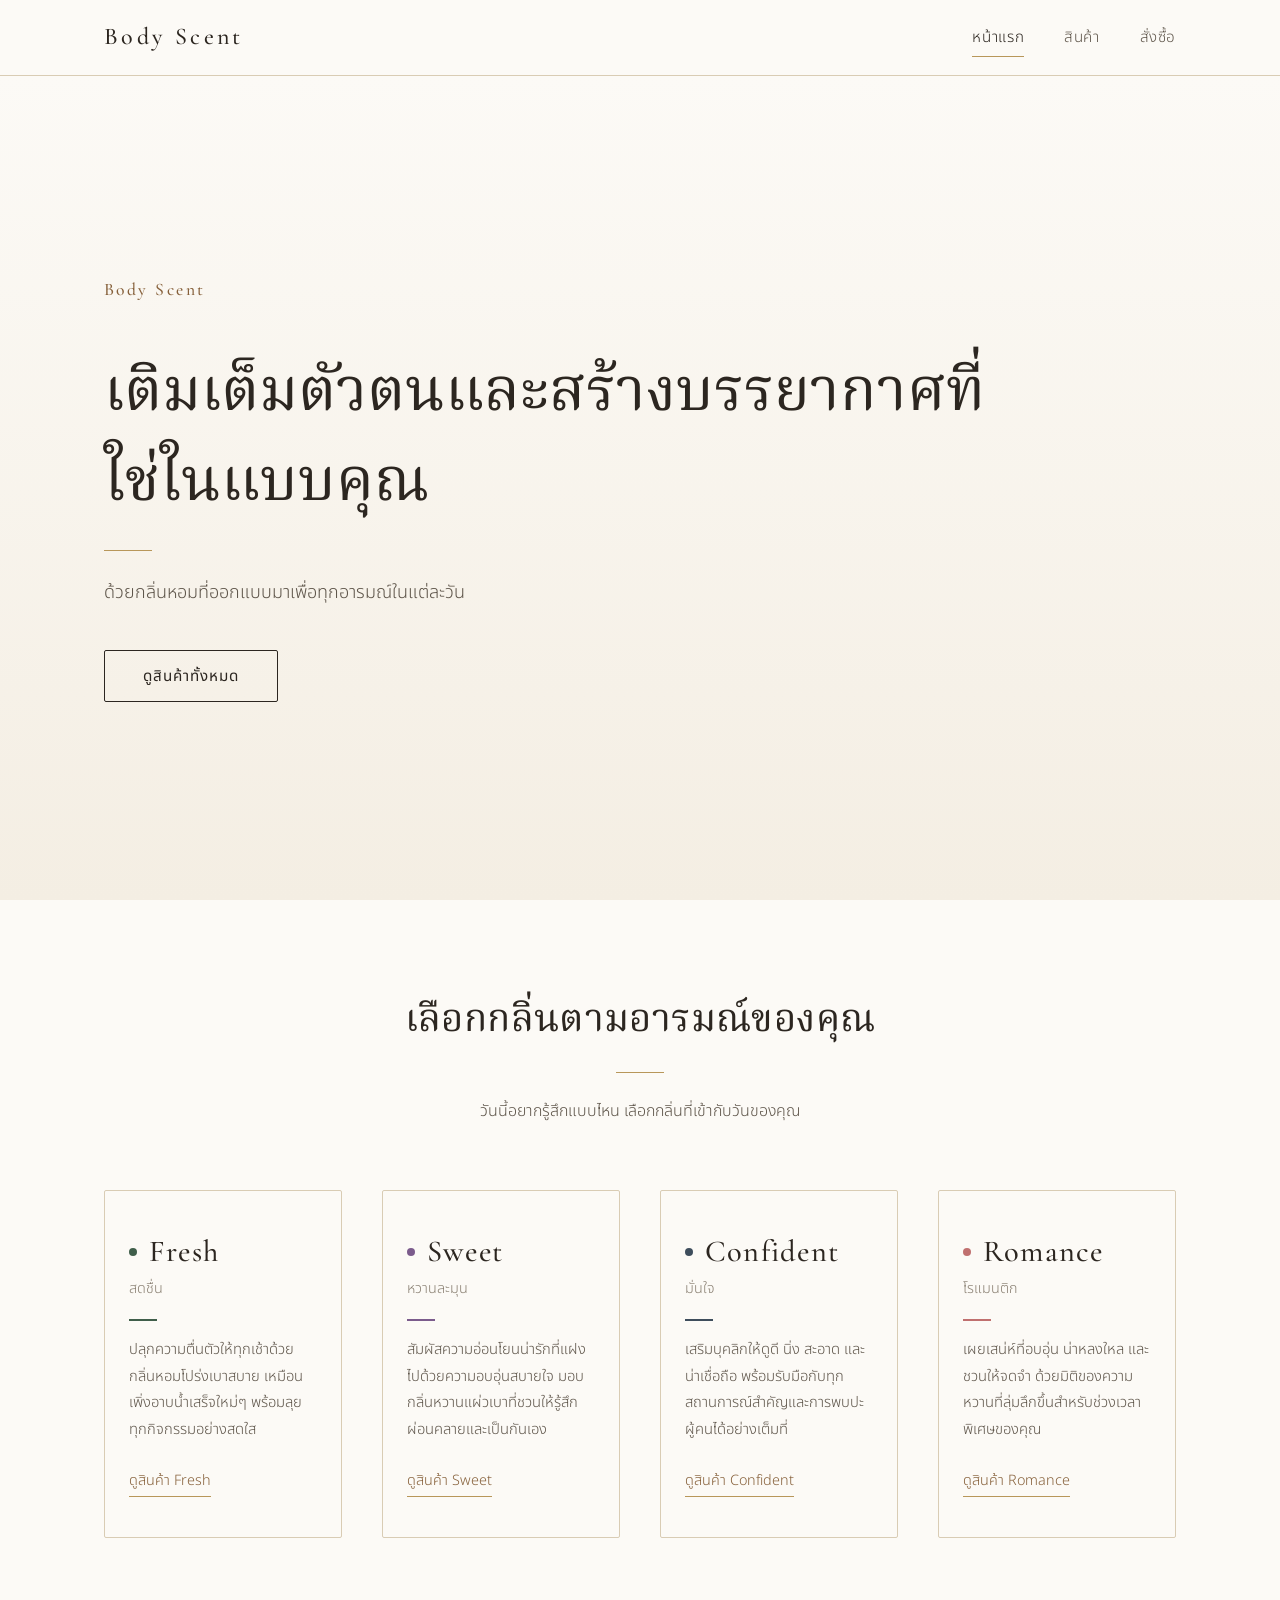
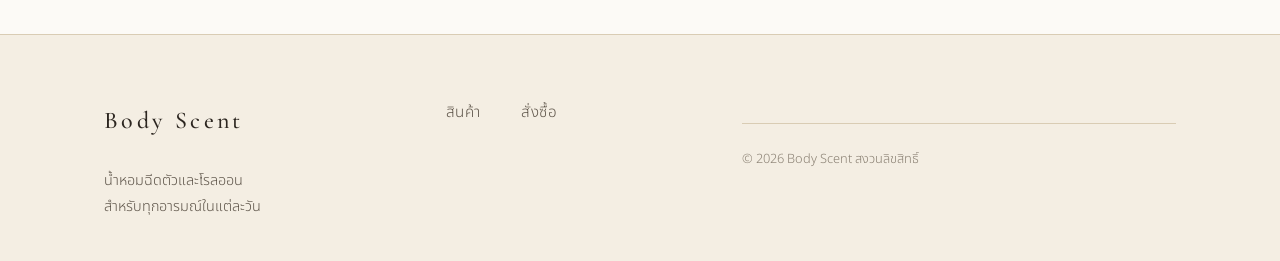
<file: index.html>
<!DOCTYPE html>
<html lang="th">
<head>
  <meta charset="UTF-8">
  <meta name="viewport" content="width=device-width, initial-scale=1">
  <title>Body Scent — น้ำหอมฉีดตัวและโรลออนสำหรับทุกอารมณ์</title>
  <meta name="description" content="Body Scent น้ำหอมฉีดตัวและโรลออน เลือกกลิ่นได้ตามอารมณ์ Fresh, Sweet, Confident และ Romance">
  <link rel="stylesheet" href="style.css">
  <style>
    /* เฉพาะหน้าแรก */
    .hero-full {
      display: flex;
      align-items: center;
      min-height: calc(100vh - var(--header-h));
      min-height: calc(100svh - var(--header-h));
      padding: var(--space-6) 0;
      background: linear-gradient(180deg, var(--ivory) 0%, var(--cream) 100%);
    }

    .hero-full .brand-mark {
      display: block;
      margin-bottom: var(--space-4);
      font-size: 1.1rem;
      color: var(--bronze-deep);
    }

    .hero-full h1 {
      max-width: 15em;
      font-size: clamp(2rem, 5.2vw, 3.75rem);
      font-weight: 400;
      line-height: 1.5;
      letter-spacing: 0;
    }

    .hero-full .lead {
      max-width: 32em;
      margin-bottom: var(--space-4);
    }

    .mood-card {
      padding: var(--space-4) var(--space-3);
      color: var(--ink-soft);
    }

    .mood-card:hover {
      color: var(--ink-soft);
    }

    .mood-card__head {
      display: flex;
      align-items: center;
      gap: 0.75rem;
    }

    .mood-card__name {
      margin: 0;
      font-family: var(--font-display);
      font-size: 1.9rem;
      font-weight: 500;
      letter-spacing: 0.04em;
    }

    .mood-card__th {
      margin: 0.25rem 0 0;
      color: var(--ink-mute);
      font-size: 0.9rem;
    }

    .mood-card__desc {
      flex: 1;
      margin: 0 0 var(--space-3);
      font-size: 0.925rem;
      line-height: 1.8;
    }

    .mood-card__cta {
      align-self: flex-start;
      padding-bottom: 2px;
      border-bottom: 1px solid var(--gold);
      color: var(--bronze-deep);
      font-size: 0.9rem;
    }

    .mood-card:hover .mood-card__cta {
      color: var(--ink);
    }
  </style>
</head>
<body>

  <header class="site-header">
    <div class="container">
      <a class="brand-mark" href="index.html">Body Scent</a>
      <nav aria-label="เมนูหลัก">
        <ul class="nav">
          <li><a href="index.html" aria-current="page">หน้าแรก</a></li>
          <li><a href="product.html">สินค้า</a></li>
          <li><a href="order.html">สั่งซื้อ</a></li>
        </ul>
      </nav>
    </div>
  </header>

  <main>
    <section class="hero-full">
      <div class="container">
        <span class="brand-mark">Body Scent</span>
        <h1>เติมเต็มตัวตนและสร้างบรรยากาศที่ใช่ในแบบคุณ</h1>
        <hr class="rule">
        <p class="lead">ด้วยกลิ่นหอมที่ออกแบบมาเพื่อทุกอารมณ์ในแต่ละวัน</p>
        <a class="btn" href="product.html">ดูสินค้าทั้งหมด</a>
      </div>
    </section>

    <section class="section" id="moods">
      <div class="container">
        <div class="section-head text-center">
          <h2>เลือกกลิ่นตามอารมณ์ของคุณ</h2>
          <hr class="rule">
          <p>วันนี้อยากรู้สึกแบบไหน เลือกกลิ่นที่เข้ากับวันของคุณ</p>
        </div>

        <div class="grid grid--4">
          <a class="card mood-card mood-fresh" href="product.html?mood=fresh">
            <div class="mood-card__head">
              <span class="mood-dot"></span>
              <h3 class="mood-card__name">Fresh</h3>
            </div>
            <p class="mood-card__th">สดชื่น</p>
            <span class="mood-rule"></span>
            <p class="mood-card__desc">ปลุกความตื่นตัวให้ทุกเช้าด้วยกลิ่นหอมโปร่งเบาสบาย เหมือนเพิ่งอาบน้ำเสร็จใหม่ๆ พร้อมลุยทุกกิจกรรมอย่างสดใส</p>
            <span class="mood-card__cta">ดูสินค้า Fresh</span>
          </a>

          <a class="card mood-card mood-sweet" href="product.html?mood=sweet">
            <div class="mood-card__head">
              <span class="mood-dot"></span>
              <h3 class="mood-card__name">Sweet</h3>
            </div>
            <p class="mood-card__th">หวานละมุน</p>
            <span class="mood-rule"></span>
            <p class="mood-card__desc">สัมผัสความอ่อนโยนน่ารักที่แฝงไปด้วยความอบอุ่นสบายใจ มอบกลิ่นหวานแผ่วเบาที่ชวนให้รู้สึกผ่อนคลายและเป็นกันเอง</p>
            <span class="mood-card__cta">ดูสินค้า Sweet</span>
          </a>

          <a class="card mood-card mood-confident" href="product.html?mood=confident">
            <div class="mood-card__head">
              <span class="mood-dot"></span>
              <h3 class="mood-card__name">Confident</h3>
            </div>
            <p class="mood-card__th">มั่นใจ</p>
            <span class="mood-rule"></span>
            <p class="mood-card__desc">เสริมบุคลิกให้ดูดี นิ่ง สะอาด และน่าเชื่อถือ พร้อมรับมือกับทุกสถานการณ์สำคัญและการพบปะผู้คนได้อย่างเต็มที่</p>
            <span class="mood-card__cta">ดูสินค้า Confident</span>
          </a>

          <a class="card mood-card mood-romance" href="product.html?mood=romance">
            <div class="mood-card__head">
              <span class="mood-dot"></span>
              <h3 class="mood-card__name">Romance</h3>
            </div>
            <p class="mood-card__th">โรแมนติก</p>
            <span class="mood-rule"></span>
            <p class="mood-card__desc">เผยเสน่ห์ที่อบอุ่น น่าหลงใหล และชวนให้จดจำ ด้วยมิติของความหวานที่ลุ่มลึกขึ้นสำหรับช่วงเวลาพิเศษของคุณ</p>
            <span class="mood-card__cta">ดูสินค้า Romance</span>
          </a>
        </div>
      </div>
    </section>
  </main>

  <footer class="site-footer">
    <div class="container">
      <div>
        <span class="brand-mark">Body Scent</span>
        <p class="mt-3 mb-0">น้ำหอมฉีดตัวและโรลออน<br>สำหรับทุกอารมณ์ในแต่ละวัน</p>
      </div>
      <ul class="nav">
        <li><a href="product.html">สินค้า</a></li>
        <li><a href="order.html">สั่งซื้อ</a></li>
      </ul>
      <p class="footer-note mb-0">© 2026 Body Scent สงวนลิขสิทธิ์</p>
    </div>
  </footer>

  <script src="script.js"></script>
</body>
</html>
</file>
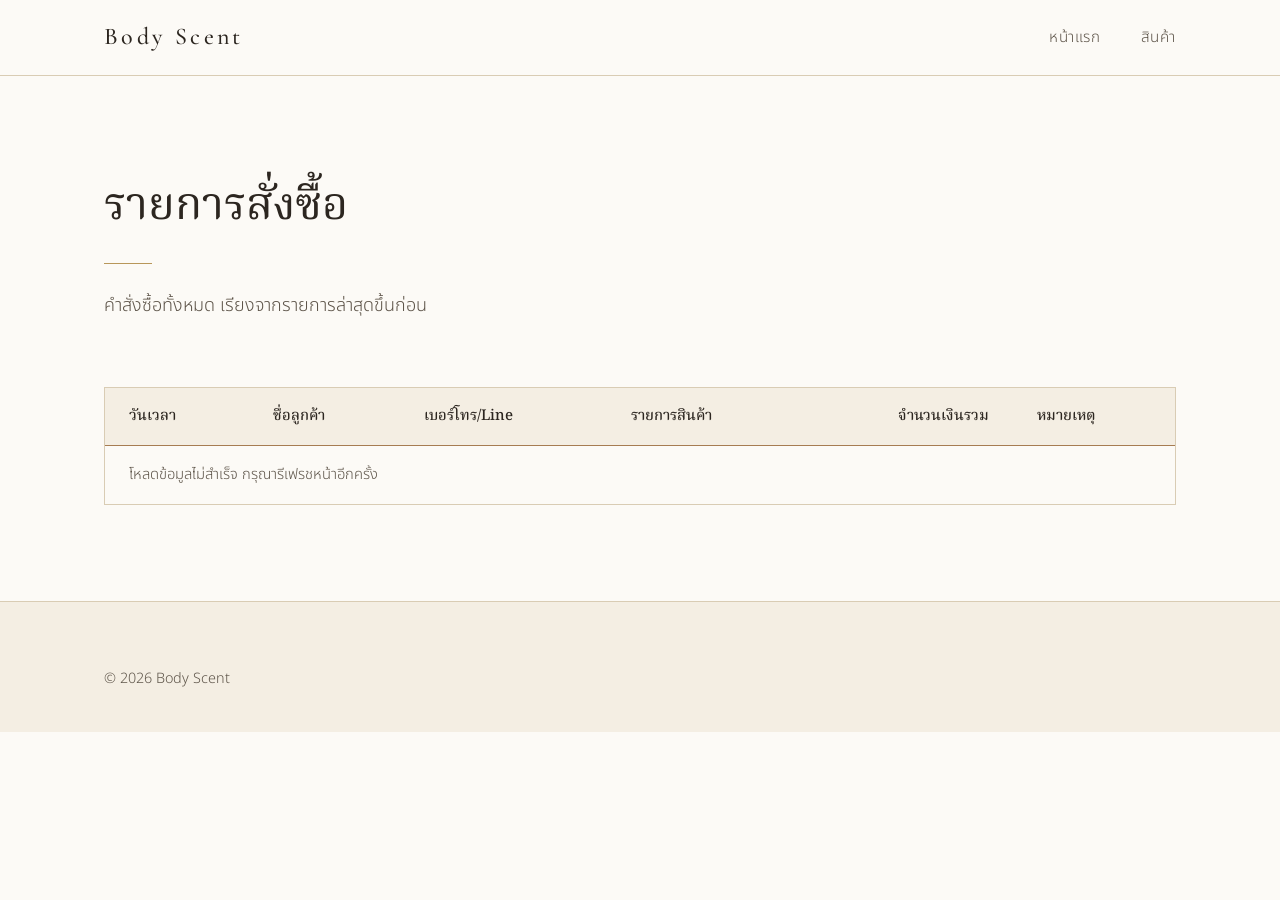
<file: admin.html>
<!DOCTYPE html>
<html lang="th">
<head>
  <meta charset="UTF-8">
  <meta name="viewport" content="width=device-width, initial-scale=1">
  <title>รายการสั่งซื้อ — Body Scent</title>
  <meta name="robots" content="noindex, nofollow">
  <link rel="stylesheet" href="style.css">
  <style>
    /* เฉพาะหน้า admin */
    .page-head {
      padding-bottom: 0;
    }

    .page-head h1 {
      font-size: clamp(2rem, 4vw, 2.8rem);
      font-weight: 400;
      line-height: 1.5;
      letter-spacing: 0;
    }

    .admin-section {
      padding-top: var(--space-5);
    }

    .table-wrap {
      overflow-x: auto;
      border: 1px solid var(--line);
      background: var(--ivory);
    }

    #ordersTable {
      width: 100%;
      min-width: 760px;
      border-collapse: collapse;
      font-size: 0.925rem;
      line-height: 1.7;
    }

    #ordersTable th,
    #ordersTable td {
      padding: var(--space-2) var(--space-3);
      border-bottom: 1px solid var(--line);
      text-align: left;
      vertical-align: top;
    }

    #ordersTable thead th {
      background: var(--cream);
      color: var(--ink);
      font-family: var(--font-heading-th);
      font-weight: 500;
      white-space: nowrap;
      border-bottom: 1px solid var(--bronze);
    }

    #ordersTable tbody tr:last-child td {
      border-bottom: 0;
    }

    #ordersTable tbody tr:hover td {
      background: var(--cream);
    }

    #ordersTable td:first-child {
      white-space: nowrap;
    }

    #ordersTable th:nth-child(5),
    #ordersTable td:nth-child(5) {
      white-space: nowrap;
      text-align: right;
    }
  </style>
</head>
<body>

  <header class="site-header">
    <div class="container">
      <a class="brand-mark" href="index.html">Body Scent</a>
      <nav aria-label="เมนูหลัก">
        <ul class="nav">
          <li><a href="index.html">หน้าแรก</a></li>
          <li><a href="product.html">สินค้า</a></li>
        </ul>
      </nav>
    </div>
  </header>

  <main>
    <section class="section page-head">
      <div class="container">
        <h1>รายการสั่งซื้อ</h1>
        <hr class="rule">
        <p class="lead mb-0">คำสั่งซื้อทั้งหมด เรียงจากรายการล่าสุดขึ้นก่อน</p>
      </div>
    </section>

    <section class="section admin-section">
      <div class="container">
        <div class="table-wrap">
          <table id="ordersTable">
            <thead>
              <tr>
                <th scope="col">วันเวลา</th>
                <th scope="col">ชื่อลูกค้า</th>
                <th scope="col">เบอร์โทร/Line</th>
                <th scope="col">รายการสินค้า</th>
                <th scope="col">จำนวนเงินรวม</th>
                <th scope="col">หมายเหตุ</th>
              </tr>
            </thead>
            <tbody></tbody>
          </table>
        </div>
      </div>
    </section>
  </main>

  <footer class="site-footer">
    <div class="container">
      <p class="mb-0">© 2026 Body Scent</p>
    </div>
  </footer>

  <script src="script.js"></script>
</body>
</html>
</file>
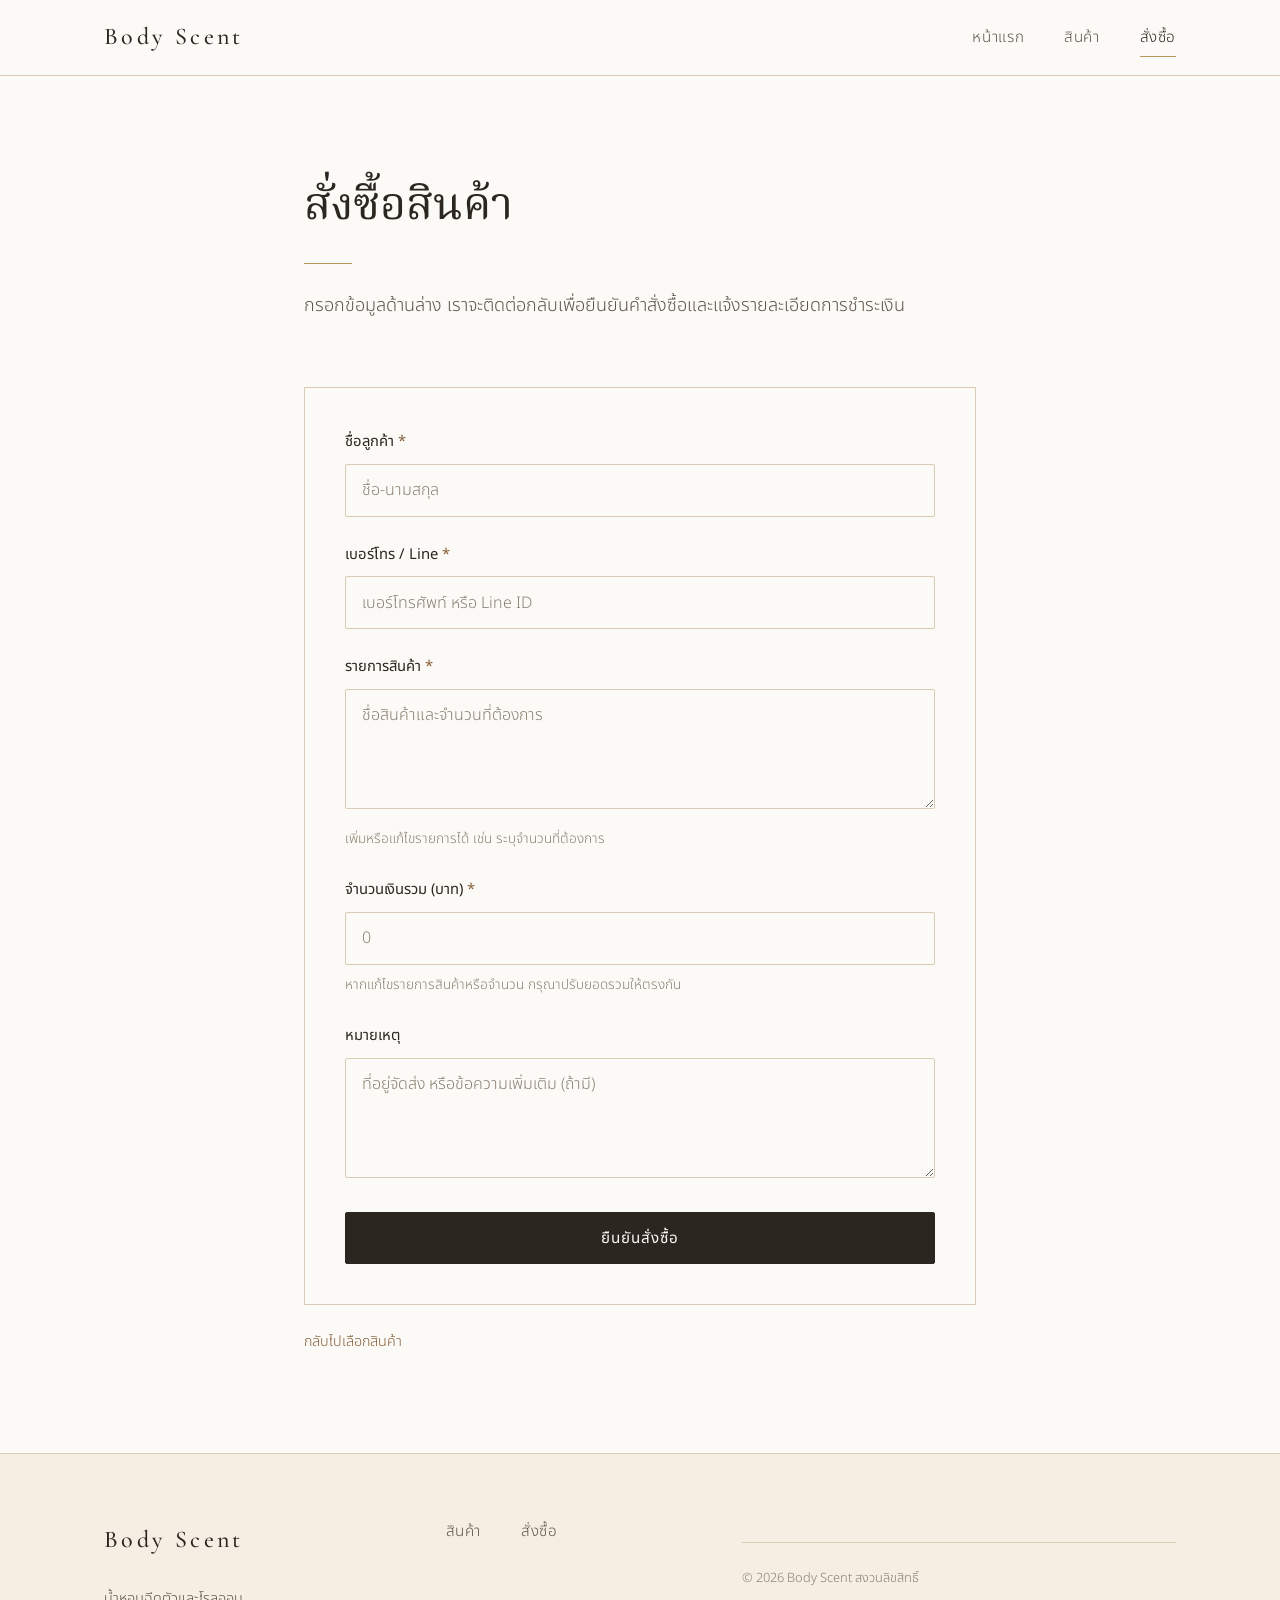
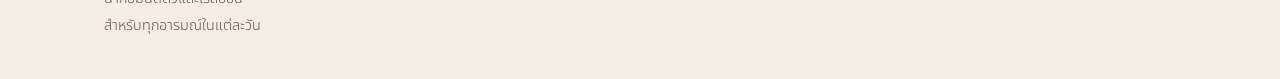
<file: order.html>
<!DOCTYPE html>
<html lang="th">
<head>
  <meta charset="UTF-8">
  <meta name="viewport" content="width=device-width, initial-scale=1">
  <title>สั่งซื้อสินค้า — Body Scent</title>
  <meta name="description" content="กรอกข้อมูลเพื่อสั่งซื้อน้ำหอมฉีดตัวและโรลออน Body Scent">
  <link rel="stylesheet" href="style.css">
  <style>
    /* เฉพาะหน้าสั่งซื้อ */
    .page-head {
      padding-bottom: 0;
    }

    .page-head h1 {
      font-size: clamp(2rem, 4vw, 2.8rem);
      font-weight: 400;
      line-height: 1.5;
      letter-spacing: 0;
    }

    .order-section {
      padding-top: var(--space-5);
    }

    .order-form {
      padding: var(--space-4);
      border: 1px solid var(--line);
      background: var(--ivory);
    }

    .order-form .btn {
      margin-top: var(--space-2);
    }

    .required-mark {
      color: var(--bronze-deep);
    }

    .back-link {
      display: inline-block;
      margin-top: var(--space-3);
      font-size: 0.9rem;
    }

    @media (max-width: 640px) {
      .order-form {
        padding: var(--space-3);
      }
    }
  </style>
</head>
<body>

  <header class="site-header">
    <div class="container">
      <a class="brand-mark" href="index.html">Body Scent</a>
      <nav aria-label="เมนูหลัก">
        <ul class="nav">
          <li><a href="index.html">หน้าแรก</a></li>
          <li><a href="product.html">สินค้า</a></li>
          <li><a href="order.html" aria-current="page">สั่งซื้อ</a></li>
        </ul>
      </nav>
    </div>
  </header>

  <main>
    <section class="section page-head">
      <div class="container container--narrow">
        <h1>สั่งซื้อสินค้า</h1>
        <hr class="rule">
        <p class="lead mb-0">กรอกข้อมูลด้านล่าง เราจะติดต่อกลับเพื่อยืนยันคำสั่งซื้อและแจ้งรายละเอียดการชำระเงิน</p>
      </div>
    </section>

    <section class="section order-section">
      <div class="container container--narrow">
        <form id="orderForm" class="order-form" autocomplete="on">
          <div class="form-group">
            <label for="customerName">ชื่อลูกค้า <span class="required-mark">*</span></label>
            <input type="text" id="customerName" name="customerName" placeholder="ชื่อ-นามสกุล" autocomplete="name" required>
          </div>

          <div class="form-group">
            <label for="contact">เบอร์โทร / Line <span class="required-mark">*</span></label>
            <input type="text" id="contact" name="contact" placeholder="เบอร์โทรศัพท์ หรือ Line ID" autocomplete="tel" required>
          </div>

          <div class="form-group">
            <label for="items">รายการสินค้า <span class="required-mark">*</span></label>
            <textarea id="items" name="items" rows="3" placeholder="ชื่อสินค้าและจำนวนที่ต้องการ" required></textarea>
            <p class="form-note mb-0">เพิ่มหรือแก้ไขรายการได้ เช่น ระบุจำนวนที่ต้องการ</p>
          </div>

          <div class="form-group">
            <label for="total">จำนวนเงินรวม (บาท) <span class="required-mark">*</span></label>
            <input type="number" id="total" name="total" min="0" step="any" inputmode="decimal" placeholder="0" required>
            <p class="form-note mb-0">หากแก้ไขรายการสินค้าหรือจำนวน กรุณาปรับยอดรวมให้ตรงกัน</p>
          </div>

          <div class="form-group">
            <label for="note">หมายเหตุ</label>
            <textarea id="note" name="note" rows="3" placeholder="ที่อยู่จัดส่ง หรือข้อความเพิ่มเติม (ถ้ามี)"></textarea>
          </div>

          <button type="submit" class="btn btn--solid btn--block">ยืนยันสั่งซื้อ</button>
        </form>

        <a class="back-link" href="product.html">กลับไปเลือกสินค้า</a>
      </div>
    </section>
  </main>

  <footer class="site-footer">
    <div class="container">
      <div>
        <span class="brand-mark">Body Scent</span>
        <p class="mt-3 mb-0">น้ำหอมฉีดตัวและโรลออน<br>สำหรับทุกอารมณ์ในแต่ละวัน</p>
      </div>
      <ul class="nav">
        <li><a href="product.html">สินค้า</a></li>
        <li><a href="order.html">สั่งซื้อ</a></li>
      </ul>
      <p class="footer-note mb-0">© 2026 Body Scent สงวนลิขสิทธิ์</p>
    </div>
  </footer>

  <script src="script.js"></script>
</body>
</html>
</file>
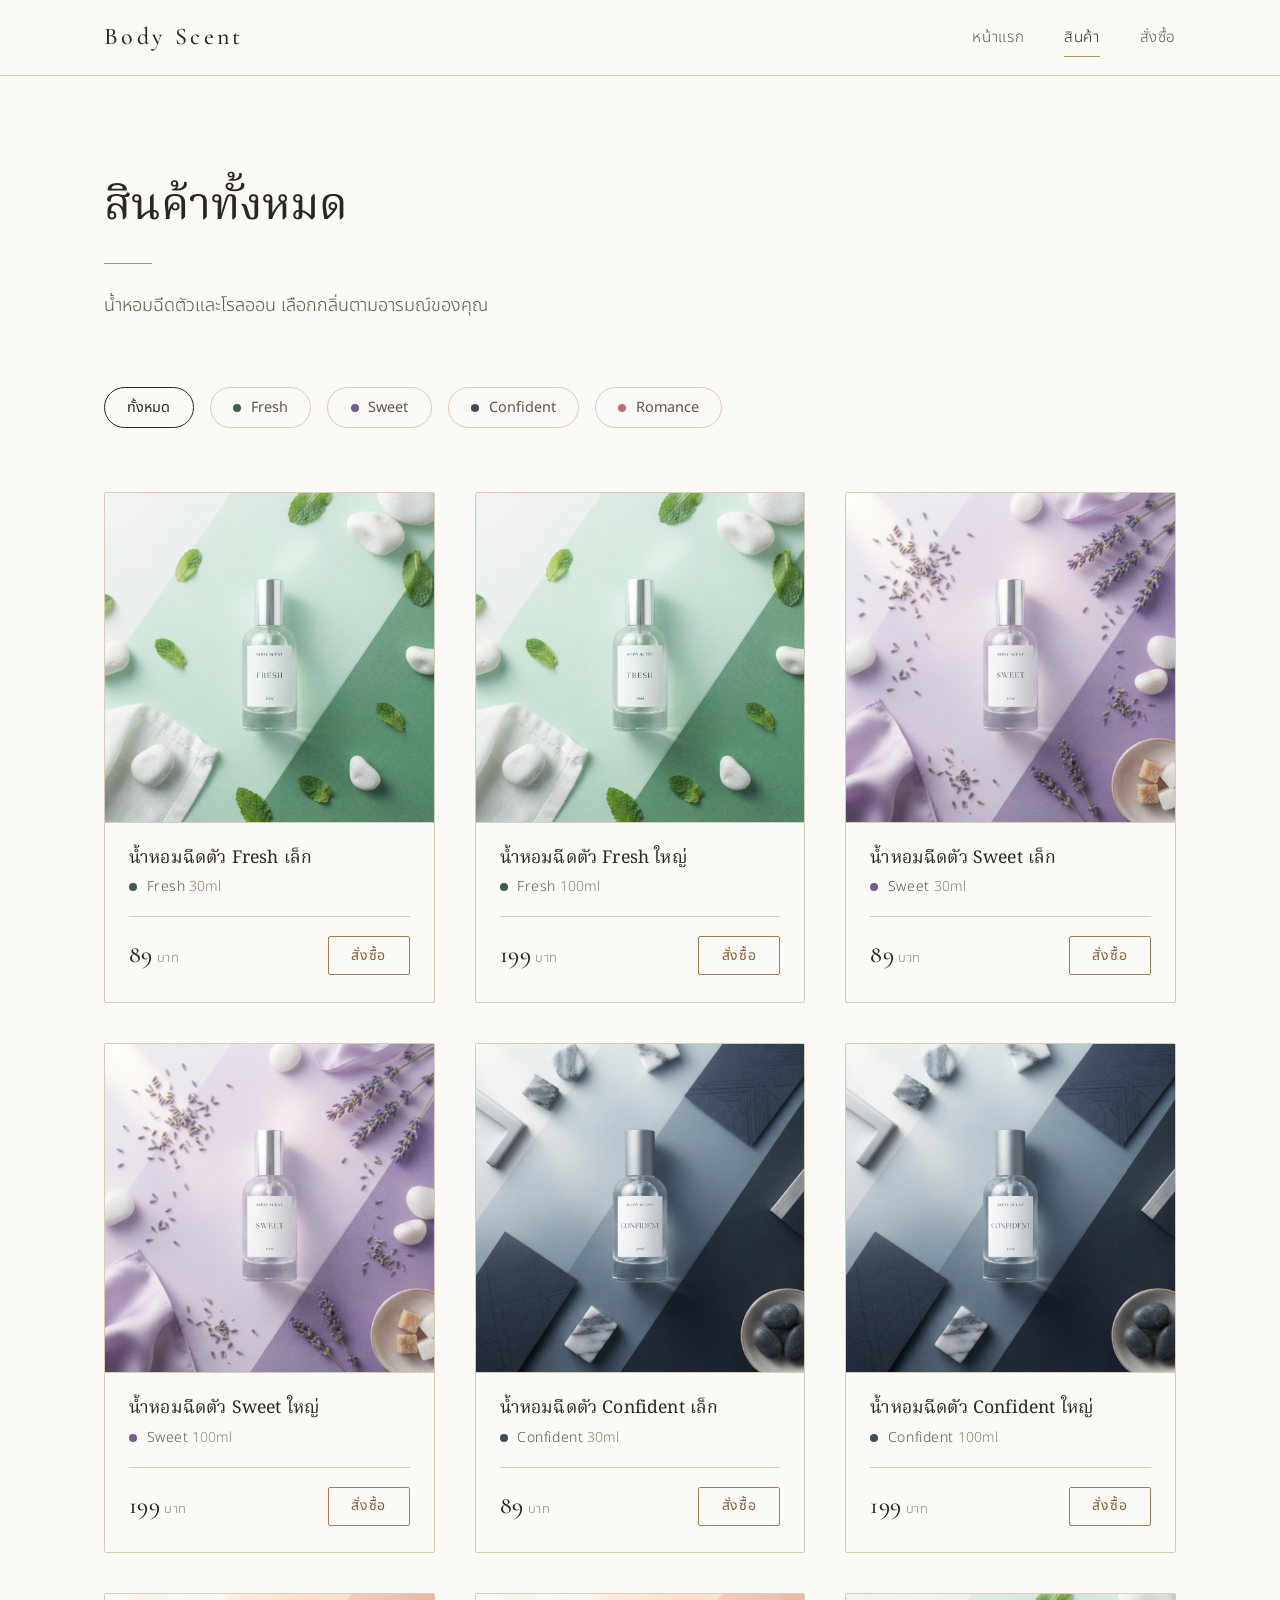
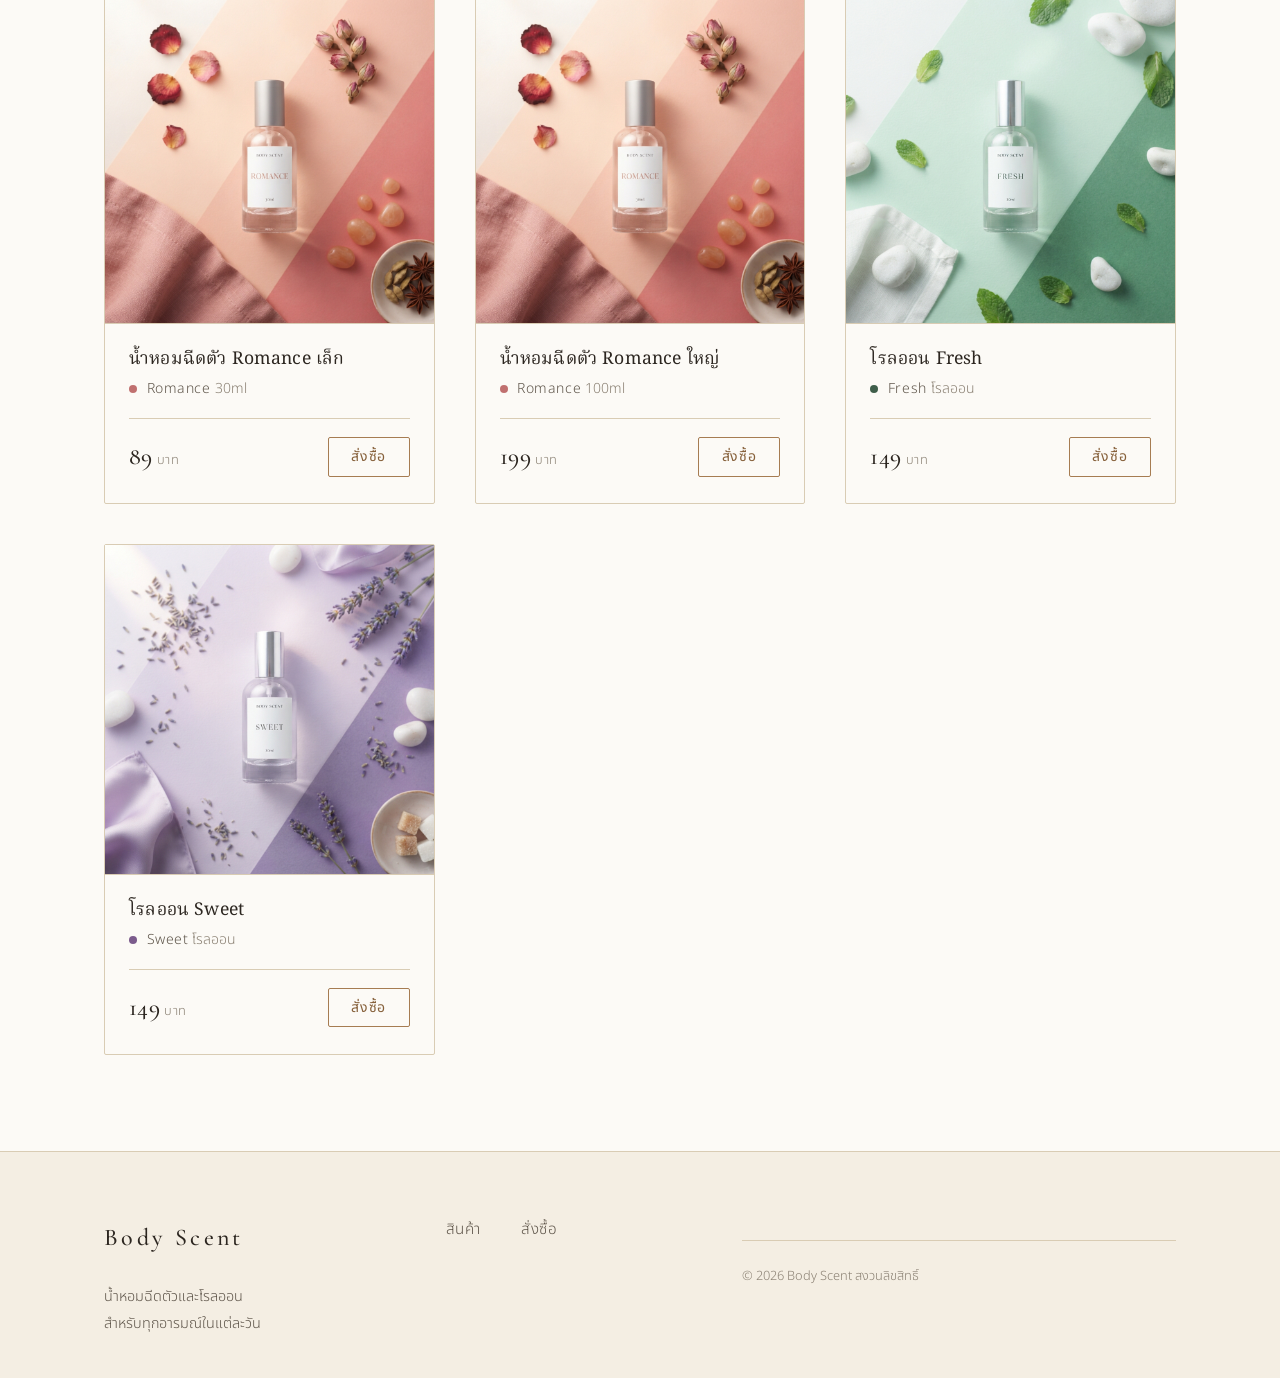
<file: product.html>
<!DOCTYPE html>
<html lang="th">
<head>
  <meta charset="UTF-8">
  <meta name="viewport" content="width=device-width, initial-scale=1">
  <title>สินค้าทั้งหมด — Body Scent</title>
  <meta name="description" content="น้ำหอมฉีดตัวและโรลออน Body Scent เลือกกรองตามอารมณ์กลิ่น Fresh, Sweet, Confident และ Romance">
  <link rel="stylesheet" href="style.css">
  <style>
    /* เฉพาะหน้าสินค้า */
    .page-head h1 {
      font-size: clamp(2rem, 4vw, 2.8rem);
      font-weight: 400;
      line-height: 1.5;
      letter-spacing: 0;
    }

    .page-head {
      padding-bottom: 0;
    }

    .product-section {
      padding-top: var(--space-5);
    }
  </style>
</head>
<body>

  <header class="site-header">
    <div class="container">
      <a class="brand-mark" href="index.html">Body Scent</a>
      <nav aria-label="เมนูหลัก">
        <ul class="nav">
          <li><a href="index.html">หน้าแรก</a></li>
          <li><a href="product.html" aria-current="page">สินค้า</a></li>
          <li><a href="order.html">สั่งซื้อ</a></li>
        </ul>
      </nav>
    </div>
  </header>

  <main>
    <section class="section page-head">
      <div class="container">
        <h1>สินค้าทั้งหมด</h1>
        <hr class="rule">
        <p class="lead mb-0">น้ำหอมฉีดตัวและโรลออน เลือกกลิ่นตามอารมณ์ของคุณ</p>
      </div>
    </section>

    <section class="section product-section">
      <div class="container">
        <div id="filter-bar" class="filters" role="group" aria-label="กรองสินค้าตามอารมณ์กลิ่น"></div>
        <div id="product-list" class="product-grid" aria-live="polite"></div>
      </div>
    </section>
  </main>

  <footer class="site-footer">
    <div class="container">
      <div>
        <span class="brand-mark">Body Scent</span>
        <p class="mt-3 mb-0">น้ำหอมฉีดตัวและโรลออน<br>สำหรับทุกอารมณ์ในแต่ละวัน</p>
      </div>
      <ul class="nav">
        <li><a href="product.html">สินค้า</a></li>
        <li><a href="order.html">สั่งซื้อ</a></li>
      </ul>
      <p class="footer-note mb-0">© 2026 Body Scent สงวนลิขสิทธิ์</p>
    </div>
  </footer>

  <script src="script.js"></script>
</body>
</html>
</file>
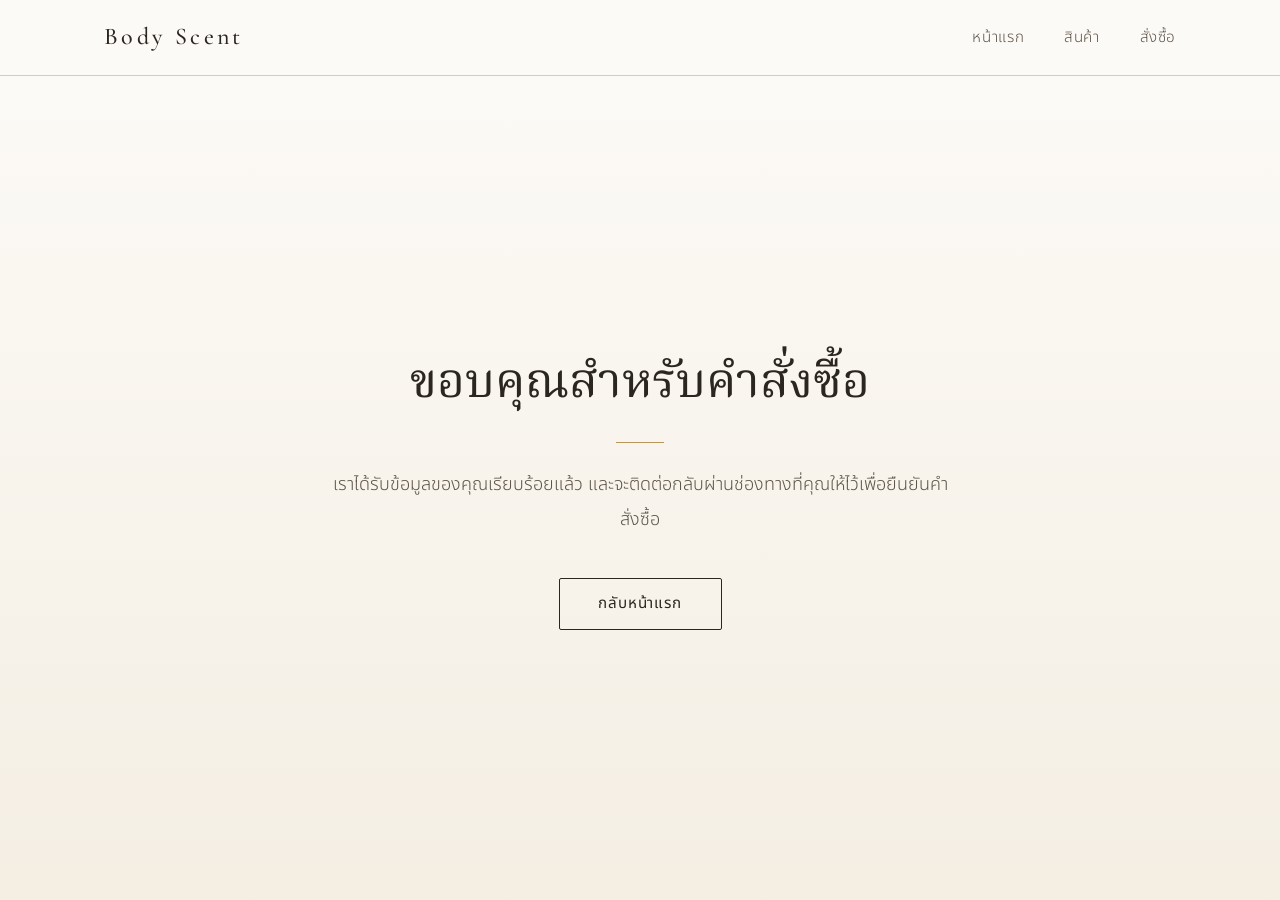
<file: thankyou.html>
<!DOCTYPE html>
<html lang="th">
<head>
  <meta charset="UTF-8">
  <meta name="viewport" content="width=device-width, initial-scale=1">
  <title>ขอบคุณสำหรับคำสั่งซื้อ — Body Scent</title>
  <meta name="robots" content="noindex">
  <link rel="stylesheet" href="style.css">
  <style>
    /* เฉพาะหน้าขอบคุณ */
    .thanks {
      display: flex;
      align-items: center;
      min-height: calc(100vh - var(--header-h));
      min-height: calc(100svh - var(--header-h));
      padding: var(--space-6) 0;
      background: linear-gradient(180deg, var(--ivory) 0%, var(--cream) 100%);
    }

    .thanks h1 {
      font-size: clamp(2rem, 4.5vw, 3rem);
      font-weight: 400;
      line-height: 1.5;
      letter-spacing: 0;
    }

    .thanks p {
      margin-bottom: var(--space-4);
    }
  </style>
</head>
<body>

  <header class="site-header">
    <div class="container">
      <a class="brand-mark" href="index.html">Body Scent</a>
      <nav aria-label="เมนูหลัก">
        <ul class="nav">
          <li><a href="index.html">หน้าแรก</a></li>
          <li><a href="product.html">สินค้า</a></li>
          <li><a href="order.html">สั่งซื้อ</a></li>
        </ul>
      </nav>
    </div>
  </header>

  <main class="thanks">
    <div class="container container--narrow text-center">
      <h1>ขอบคุณสำหรับคำสั่งซื้อ</h1>
      <hr class="rule">
      <p class="lead">เราได้รับข้อมูลของคุณเรียบร้อยแล้ว และจะติดต่อกลับผ่านช่องทางที่คุณให้ไว้เพื่อยืนยันคำสั่งซื้อ</p>
      <a class="btn" href="index.html">กลับหน้าแรก</a>
    </div>
  </main>

</body>
</html>
</file>
<file: style.css>
/* ==========================================================================
   Body Scent — Premium Minimal Theme
   โทน: ขาว-ครีม-เบจเข้ม | accent: ทอง/บรอนซ์อ่อน
   ========================================================================== */

@import url("https://fonts.googleapis.com/css2?family=Cormorant+Garamond:ital,wght@0,400;0,500;0,600;1,400&family=Noto+Sans+Thai:wght@300;400;500&family=Noto+Serif+Thai:wght@300;400;500&display=swap");

/* --------------------------------------------------------------------------
   1. Design tokens
   -------------------------------------------------------------------------- */
:root {
  /* พื้นหลัง / พื้นผิว */
  --ivory: #fcfaf6;       /* พื้นหลังหลัก */
  --cream: #f4eee3;       /* พื้นหลังส่วนสลับ */
  --sand: #e8dfce;        /* พื้นผิวอ่อน, เส้นแบ่งอ่อน */
  --beige-deep: #a8957a;  /* เบจเข้ม */

  /* ตัวอักษร */
  --ink: #2c2620;         /* หัวข้อ / ข้อความหลัก (น้ำตาลเข้มนุ่มตา) */
  --ink-soft: #5e554a;    /* ข้อความรอง */
  --ink-mute: #8a8073;    /* ข้อความจาง */

  /* Accent ทอง/บรอนซ์ */
  --gold: #b8975a;        /* เส้น, จุดเน้น */
  --bronze: #a67c52;      /* ปุ่ม, ไอคอน */
  --bronze-deep: #86603a; /* ลิงก์/ข้อความเน้น (คอนทราสต์พอสำหรับตัวอักษร) */

  /* เส้นขอบ */
  --line: #d9ccb4;
  --line-strong: #2c2620;

  /* สีประจำ mood — ใช้แตะเบาๆ เป็นจุด/เส้นเล็กเท่านั้น */
  --mood-fresh: #3f5e4a;      /* เขียวเข้ม */
  --mood-sweet: #7b5b8c;      /* ม่วงกลาง */
  --mood-confident: #3e4d5c;  /* น้ำเงินเทาเข้ม */
  --mood-romance: #c0706f;    /* แดงอ่อน */

  /* ฟอนต์ */
  --font-display: "Cormorant Garamond", "Noto Serif Thai", Georgia, "Times New Roman", serif;
  --font-heading-th: "Noto Serif Thai", "Cormorant Garamond", Georgia, serif;
  --font-body: "Noto Sans Thai", "Helvetica Neue", Arial, sans-serif;

  /* ระยะห่าง (spacing scale) */
  --space-1: 0.5rem;
  --space-2: 1rem;
  --space-3: 1.5rem;
  --space-4: 2.5rem;
  --space-5: 4rem;
  --space-6: 6rem;
  --space-7: 9rem;

  /* ขนาด */
  --container: 1120px;
  --container-narrow: 720px;
  --radius: 2px;
  --header-h: 76px;
}

/* --------------------------------------------------------------------------
   2. Reset & base
   -------------------------------------------------------------------------- */
*,
*::before,
*::after {
  box-sizing: border-box;
}

html {
  scroll-behavior: smooth;
  scroll-padding-top: var(--header-h);
  -webkit-text-size-adjust: 100%;
}

body {
  margin: 0;
  background: var(--ivory);
  color: var(--ink-soft);
  font-family: var(--font-body);
  font-weight: 300;
  font-size: 1rem;
  line-height: 1.85;
  -webkit-font-smoothing: antialiased;
  text-rendering: optimizeLegibility;
}

img {
  display: block;
  max-width: 100%;
  height: auto;
}

a {
  color: var(--bronze-deep);
  text-decoration: none;
  transition: color 0.2s ease;
}

a:hover {
  color: var(--ink);
}

:focus-visible {
  outline: 1px solid var(--bronze);
  outline-offset: 4px;
}

::selection {
  background: var(--sand);
  color: var(--ink);
}

/* --------------------------------------------------------------------------
   3. Typography
   -------------------------------------------------------------------------- */
h1,
h2,
h3,
h4 {
  margin: 0 0 var(--space-2);
  color: var(--ink);
  font-family: var(--font-heading-th);
  font-weight: 400;
  line-height: 1.35;
  letter-spacing: 0.01em;
}

h1 {
  font-family: var(--font-display);
  font-size: clamp(2.6rem, 6vw, 4.5rem);
  font-weight: 500;
  line-height: 1.12;
  letter-spacing: 0.02em;
}

h2 {
  font-size: clamp(1.7rem, 3.4vw, 2.4rem);
}

h3 {
  font-size: 1.25rem;
}

h4 {
  font-size: 1.05rem;
}

p {
  margin: 0 0 var(--space-2);
  max-width: 62ch;
}

.lead {
  font-size: 1.125rem;
  color: var(--ink-soft);
  line-height: 1.95;
}

.brand-mark {
  font-family: var(--font-display);
  font-size: 1.5rem;
  font-weight: 500;
  letter-spacing: 0.14em;
  color: var(--ink);
}

.text-center {
  text-align: center;
}

.text-center p {
  margin-left: auto;
  margin-right: auto;
}

.muted {
  color: var(--ink-mute);
}

/* --------------------------------------------------------------------------
   4. Layout
   -------------------------------------------------------------------------- */
.container {
  width: 100%;
  max-width: var(--container);
  margin: 0 auto;
  padding: 0 var(--space-3);
}

.container--narrow {
  max-width: var(--container-narrow);
}

.section {
  padding: var(--space-6) 0;
}

.section--cream {
  background: var(--cream);
}

.section--sand {
  background: var(--sand);
}

.section-head {
  margin-bottom: var(--space-5);
}

/* เส้นทองสั้นๆ ใต้หัวข้อ section */
.rule {
  display: block;
  width: 48px;
  height: 1px;
  margin: var(--space-3) 0;
  border: 0;
  background: var(--gold);
}

.text-center .rule {
  margin-left: auto;
  margin-right: auto;
}

.divider {
  height: 1px;
  border: 0;
  background: var(--line);
  margin: var(--space-5) 0;
}

.grid {
  display: grid;
  gap: var(--space-4);
}

.grid--2 {
  grid-template-columns: repeat(2, 1fr);
}

.grid--3 {
  grid-template-columns: repeat(3, 1fr);
}

.grid--4 {
  grid-template-columns: repeat(4, 1fr);
}

/* --------------------------------------------------------------------------
   5. Header / navigation
   -------------------------------------------------------------------------- */
.site-header {
  position: sticky;
  top: 0;
  z-index: 50;
  height: var(--header-h);
  background: rgba(252, 250, 246, 0.94);
  backdrop-filter: blur(8px);
  border-bottom: 1px solid var(--line);
}

.site-header .container {
  display: flex;
  align-items: center;
  justify-content: space-between;
  height: 100%;
}

.nav {
  display: flex;
  gap: var(--space-4);
  list-style: none;
  margin: 0;
  padding: 0;
}

.nav a {
  position: relative;
  padding: var(--space-1) 0;
  color: var(--ink-soft);
  font-size: 0.95rem;
  letter-spacing: 0.04em;
}

.nav a::after {
  content: "";
  position: absolute;
  left: 0;
  bottom: 0;
  width: 0;
  height: 1px;
  background: var(--gold);
  transition: width 0.25s ease;
}

.nav a:hover,
.nav a[aria-current="page"] {
  color: var(--ink);
}

.nav a:hover::after,
.nav a[aria-current="page"]::after {
  width: 100%;
}

/* --------------------------------------------------------------------------
   6. Hero
   -------------------------------------------------------------------------- */
.hero {
  padding: var(--space-7) 0 var(--space-6);
  background: linear-gradient(180deg, var(--ivory) 0%, var(--cream) 100%);
}

.hero__inner {
  display: grid;
  grid-template-columns: 1.1fr 0.9fr;
  gap: var(--space-5);
  align-items: center;
}

.hero p {
  margin-bottom: var(--space-4);
}

.hero__media img {
  width: 100%;
  aspect-ratio: 4 / 5;
  object-fit: cover;
  border: 1px solid var(--line);
  padding: var(--space-1);
  background: var(--ivory);
}

/* --------------------------------------------------------------------------
   7. Buttons — เส้นบาง สีเข้มนุ่มตา
   -------------------------------------------------------------------------- */
.btn {
  display: inline-block;
  padding: 0.9rem 2.4rem;
  border: 1px solid var(--ink);
  border-radius: var(--radius);
  background: transparent;
  color: var(--ink);
  font-family: var(--font-body);
  font-size: 0.95rem;
  font-weight: 400;
  letter-spacing: 0.06em;
  line-height: 1.4;
  text-align: center;
  cursor: pointer;
  transition: background-color 0.25s ease, color 0.25s ease, border-color 0.25s ease;
}

.btn:hover {
  background: var(--ink);
  color: var(--ivory);
}

.btn--solid {
  background: var(--ink);
  color: var(--ivory);
}

.btn--solid:hover {
  background: var(--bronze-deep);
  border-color: var(--bronze-deep);
}

.btn--gold {
  border-color: var(--bronze);
  color: var(--bronze-deep);
}

.btn--gold:hover {
  background: var(--bronze);
  border-color: var(--bronze);
  color: var(--ivory);
}

.btn--small {
  padding: 0.55rem 1.4rem;
  font-size: 0.875rem;
}

.btn--block {
  display: block;
  width: 100%;
}

.btn:disabled {
  opacity: 0.45;
  cursor: not-allowed;
}

/* --------------------------------------------------------------------------
   8. Mood — แตะสีเป็นจุดเล็กๆ / เส้นใต้หัวข้อเท่านั้น
   ใส่คลาส mood-fresh | mood-sweet | mood-confident | mood-romance
   ที่ element ครอบ (เช่น .card หรือ .mood-chip) แล้วใช้ var(--mood)
   -------------------------------------------------------------------------- */
.mood-fresh {
  --mood: var(--mood-fresh);
}

.mood-sweet {
  --mood: var(--mood-sweet);
}

.mood-confident {
  --mood: var(--mood-confident);
}

.mood-romance {
  --mood: var(--mood-romance);
}

/* จุดสี */
.mood-dot {
  display: inline-block;
  width: 8px;
  height: 8px;
  border-radius: 50%;
  background: var(--mood, var(--gold));
  vertical-align: middle;
}

/* เส้นสั้นสีของ mood ใต้ชื่อ/หัวข้อ */
.mood-rule {
  display: block;
  width: 28px;
  height: 2px;
  margin: var(--space-2) 0;
  background: var(--mood, var(--gold));
}

.text-center .mood-rule {
  margin-left: auto;
  margin-right: auto;
}

/* ป้ายบอก mood: ตัวอักษรปกติ + จุดสี ไม่ทาพื้น */
.mood-label {
  display: inline-flex;
  align-items: center;
  gap: 0.6rem;
  font-size: 0.875rem;
  color: var(--ink-soft);
  letter-spacing: 0.04em;
}

/* --------------------------------------------------------------------------
   9. Filter chips (เลือก mood / ประเภท)
   -------------------------------------------------------------------------- */
.filters {
  display: flex;
  flex-wrap: wrap;
  gap: var(--space-2);
  margin-bottom: var(--space-5);
}

.chip {
  display: inline-flex;
  align-items: center;
  gap: 0.6rem;
  padding: 0.55rem 1.4rem;
  border: 1px solid var(--line);
  border-radius: 999px;
  background: transparent;
  color: var(--ink-soft);
  font-family: var(--font-body);
  font-size: 0.9rem;
  cursor: pointer;
  transition: border-color 0.2s ease, color 0.2s ease, background-color 0.2s ease;
}

.chip:hover {
  border-color: var(--bronze);
  color: var(--ink);
}

.chip.is-active,
.chip[aria-pressed="true"] {
  border-color: var(--ink);
  color: var(--ink);
  background: var(--ivory);
}

/* --------------------------------------------------------------------------
   10. Product card — พื้นเรียบ ขอบเส้นบาง ไม่ทาสีเต็มการ์ด
   -------------------------------------------------------------------------- */
.product-grid {
  display: grid;
  grid-template-columns: repeat(auto-fill, minmax(240px, 1fr));
  gap: var(--space-4);
}

.card {
  display: flex;
  flex-direction: column;
  background: var(--ivory);
  border: 1px solid var(--line);
  border-radius: var(--radius);
  transition: border-color 0.25s ease;
}

.card:hover {
  border-color: var(--bronze);
}

.card__media {
  overflow: hidden;
  background: var(--cream);
  border-bottom: 1px solid var(--line);
}

.card__media img {
  width: 100%;
  aspect-ratio: 1 / 1;
  object-fit: cover;
}

.card__body {
  display: flex;
  flex: 1;
  flex-direction: column;
  padding: var(--space-3);
}

.card__title {
  margin-bottom: 0.25rem;
  font-size: 1.1rem;
}

.card__meta {
  margin-bottom: var(--space-2);
  color: var(--ink-mute);
  font-size: 0.875rem;
}

.card__desc {
  flex: 1;
  margin-bottom: var(--space-3);
  font-size: 0.925rem;
  line-height: 1.75;
}

.card__footer {
  display: flex;
  align-items: center;
  justify-content: space-between;
  gap: var(--space-2);
  padding-top: var(--space-2);
  border-top: 1px solid var(--line);
}

.price {
  font-family: var(--font-display);
  font-size: 1.5rem;
  font-weight: 500;
  color: var(--ink);
  letter-spacing: 0.02em;
}

.price small {
  font-family: var(--font-body);
  font-size: 0.8rem;
  font-weight: 300;
  color: var(--ink-mute);
  margin-left: 0.25rem;
}

/* --------------------------------------------------------------------------
   11. Forms (ฟอร์มสั่งซื้อ)
   -------------------------------------------------------------------------- */
.form-group {
  margin-bottom: var(--space-3);
}

label {
  display: block;
  margin-bottom: 0.5rem;
  color: var(--ink);
  font-size: 0.925rem;
  font-weight: 400;
}

input[type="text"],
input[type="tel"],
input[type="email"],
input[type="number"],
select,
textarea {
  width: 100%;
  padding: 0.85rem 1rem;
  border: 1px solid var(--line);
  border-radius: var(--radius);
  background: var(--ivory);
  color: var(--ink);
  font-family: var(--font-body);
  font-size: 1rem;
  font-weight: 300;
  transition: border-color 0.2s ease;
}

input::placeholder,
textarea::placeholder {
  color: var(--ink-mute);
}

input:hover,
select:hover,
textarea:hover {
  border-color: var(--beige-deep);
}

input:focus,
select:focus,
textarea:focus {
  outline: none;
  border-color: var(--bronze);
}

textarea {
  min-height: 120px;
  resize: vertical;
}

.form-note {
  margin-top: var(--space-1);
  color: var(--ink-mute);
  font-size: 0.85rem;
}

.form-status {
  margin-top: var(--space-3);
  padding: var(--space-2) var(--space-3);
  border: 1px solid var(--line);
  border-left: 2px solid var(--bronze);
  background: var(--cream);
  color: var(--ink);
  font-size: 0.95rem;
}

.form-status--error {
  border-left-color: var(--mood-romance);
}

/* --------------------------------------------------------------------------
   12. Order summary / cart
   -------------------------------------------------------------------------- */
.order-summary {
  padding: var(--space-4);
  border: 1px solid var(--line);
  background: var(--ivory);
}

.order-line {
  display: flex;
  align-items: baseline;
  justify-content: space-between;
  gap: var(--space-2);
  padding: var(--space-2) 0;
  border-bottom: 1px solid var(--line);
  font-size: 0.95rem;
}

.order-total {
  display: flex;
  align-items: baseline;
  justify-content: space-between;
  padding-top: var(--space-3);
  color: var(--ink);
  font-family: var(--font-heading-th);
  font-size: 1.2rem;
}

/* --------------------------------------------------------------------------
   13. Footer
   -------------------------------------------------------------------------- */
.site-footer {
  padding: var(--space-5) 0 var(--space-4);
  background: var(--cream);
  border-top: 1px solid var(--line);
  color: var(--ink-soft);
  font-size: 0.9rem;
}

.site-footer .container {
  display: flex;
  flex-wrap: wrap;
  align-items: flex-start;
  justify-content: space-between;
  gap: var(--space-4);
}

.footer-note {
  width: 100%;
  margin-top: var(--space-3);
  padding-top: var(--space-3);
  border-top: 1px solid var(--line);
  color: var(--ink-mute);
  font-size: 0.8rem;
}

/* --------------------------------------------------------------------------
   14. Utilities
   -------------------------------------------------------------------------- */
.mt-0 { margin-top: 0; }
.mt-3 { margin-top: var(--space-3); }
.mt-4 { margin-top: var(--space-4); }
.mt-5 { margin-top: var(--space-5); }
.mb-0 { margin-bottom: 0; }
.mb-3 { margin-bottom: var(--space-3); }
.mb-4 { margin-bottom: var(--space-4); }
.mb-5 { margin-bottom: var(--space-5); }

.visually-hidden {
  position: absolute;
  width: 1px;
  height: 1px;
  margin: -1px;
  padding: 0;
  overflow: hidden;
  clip: rect(0, 0, 0, 0);
  white-space: nowrap;
  border: 0;
}

.is-hidden {
  display: none !important;
}

/* --------------------------------------------------------------------------
   15. Responsive
   -------------------------------------------------------------------------- */
@media (max-width: 960px) {
  .grid--4 {
    grid-template-columns: repeat(2, 1fr);
  }

  .grid--3 {
    grid-template-columns: repeat(2, 1fr);
  }

  .hero {
    padding: var(--space-6) 0 var(--space-5);
  }

  .hero__inner {
    grid-template-columns: 1fr;
    gap: var(--space-4);
  }

  .hero__media {
    order: -1;
  }

  .hero__media img {
    aspect-ratio: 4 / 3;
  }
}

@media (max-width: 640px) {
  :root {
    --header-h: 64px;
  }

  body {
    font-size: 0.975rem;
  }

  .container {
    padding: 0 var(--space-2);
  }

  .section {
    padding: var(--space-5) 0;
  }

  .section-head {
    margin-bottom: var(--space-4);
  }

  .grid--2,
  .grid--3,
  .grid--4 {
    grid-template-columns: 1fr;
    gap: var(--space-3);
  }

  .nav {
    gap: var(--space-3);
  }

  .nav a {
    font-size: 0.875rem;
  }

  .brand-mark {
    font-size: 1.25rem;
  }

  .product-grid {
    grid-template-columns: 1fr 1fr;
    gap: var(--space-2);
  }

  .card__body {
    padding: var(--space-2);
  }

  .card__desc {
    display: none;
  }

  .card__footer {
    flex-direction: column;
    align-items: stretch;
  }

  .card__footer .btn {
    width: 100%;
  }

  .filters {
    flex-wrap: nowrap;
    overflow-x: auto;
    margin-right: calc(var(--space-2) * -1);
    padding-bottom: var(--space-1);
    scrollbar-width: none;
  }

  .filters::-webkit-scrollbar {
    display: none;
  }

  .chip {
    flex: none;
  }

  .order-summary {
    padding: var(--space-3);
  }

  .btn {
    padding: 0.9rem 1.6rem;
  }
}

@media (max-width: 380px) {
  .product-grid {
    grid-template-columns: 1fr;
  }
}

@media (prefers-reduced-motion: reduce) {
  html {
    scroll-behavior: auto;
  }

  *,
  *::before,
  *::after {
    transition-duration: 0.01ms !important;
    animation-duration: 0.01ms !important;
  }
}
</file>
